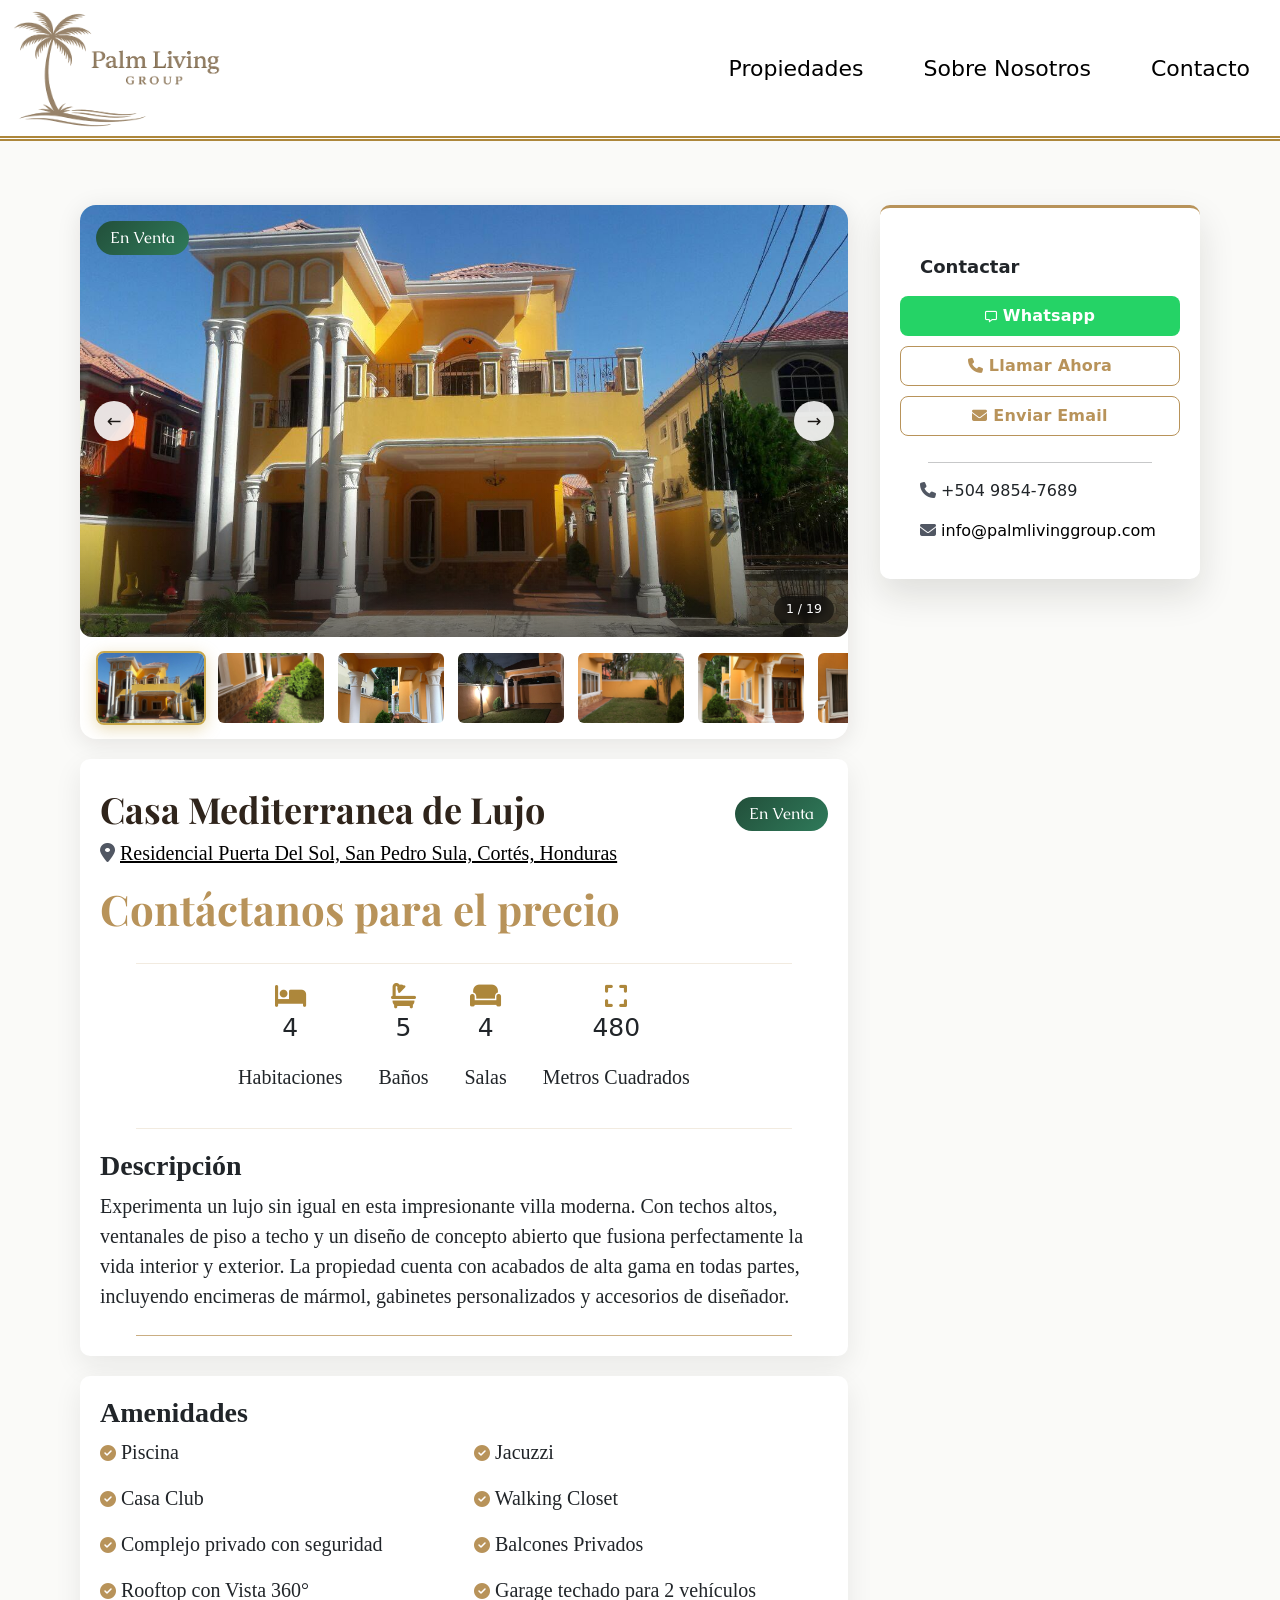
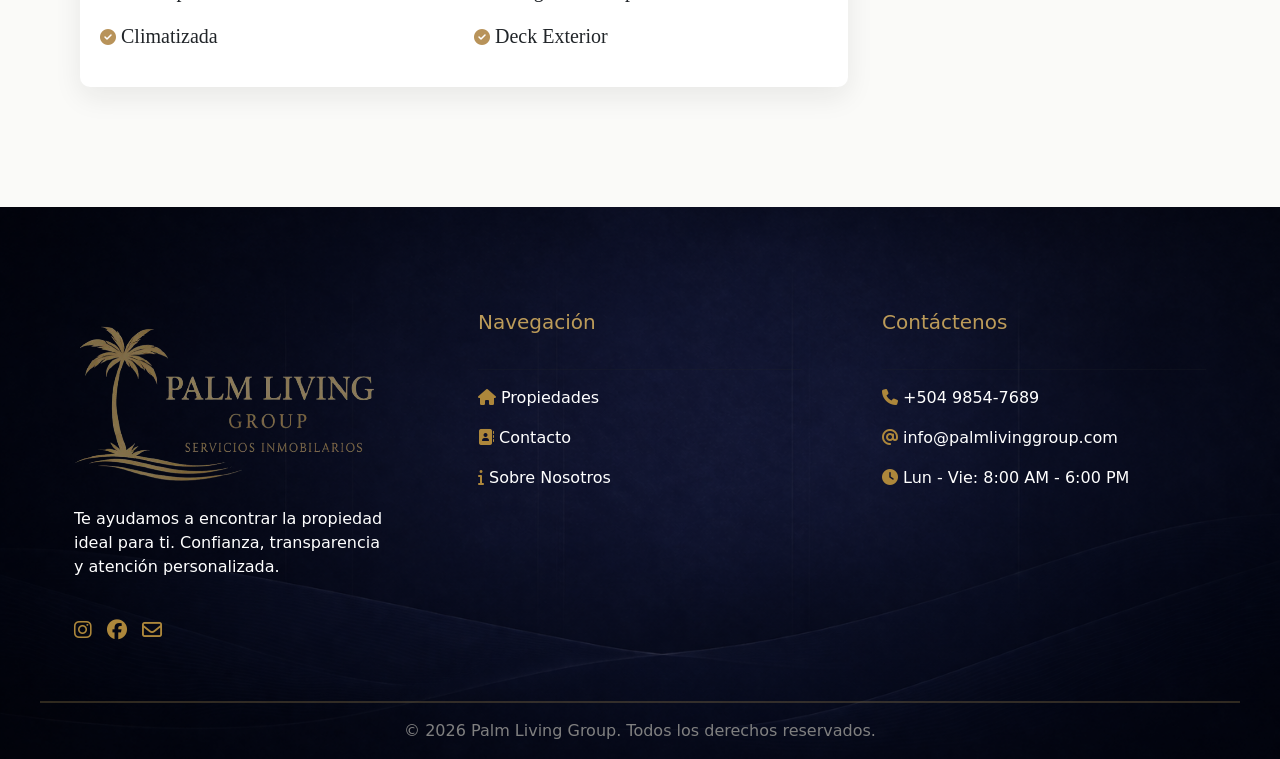
<file: house-detail.html>
<!DOCTYPE html>
<html lang="es"> 

    <head>    
        <meta charset="UTF-8">
        <meta name="viewport" content="width=device-width, initial-scale=1.0">
        <link rel="stylesheet" href="style.css?v=16">
        <link href="https://cdn.jsdelivr.net/npm/bootstrap@5.3.8/dist/css/bootstrap.min.css" rel="stylesheet">
        <link rel="icon" type="image/png" href="./imagenes/favicon-plg-modified.png">
        <title>Palm Living Group</title>

        <!-- GOOGLE FONTS -->
        <link rel="preconnect" href="https://fonts.googleapis.com">
        <link rel="preconnect" href="https://fonts.gstatic.com" crossorigin>
        <link href="https://fonts.googleapis.com/css2?family=Caudex:ital,wght@0,400;0,700;1,400;1,700&family=Playfair+Display:wght@600;700&display=swap" rel="stylesheet">
        
        <!-- Font Awesome (For icons) -->
        <link rel="stylesheet" href="https://cdnjs.cloudflare.com/ajax/libs/font-awesome/6.5.0/css/all.min.css">
    </head>

    <body class="detail-page">

        <header class="header">
            <nav class="navbar">
                <a href="index.html" aria-label="Palm Living Group Home">
                    <img class="img logo" src="./imagenes/plg-icon.png" height="120px">
                </a>

                <button class="hamburger" id="hamburger" type="button" onclick="toggleMenu()" aria-label="Abrir menú" aria-expanded="false" aria-controls="navMenu">
                    <span></span>
                    <span></span>
                    <span></span>
                </button>

                <ul class="navbar-items" id="navMenu">
    <li>
        <a href="index.html#propiedades">
            Propiedades
        </a>
    </li>

    <li>
        <a href="index.html#sobre-nosotros">
            Sobre Nosotros
        </a>
    </li>

    <li>
        <a href="#contacto" onclick="document.getElementById('contacto').scrollIntoView({behavior:'smooth'}); history.replaceState(null,'',window.location.pathname); return false;">
            Contacto
        </a>
    </li>
                    
                </ul>

            </nav>
        </header>


        <!-- MAIN PAGE GRID -->
        <div class="page-layout">

            <!-- ========== LEFT COLUMN ========== -->
            <div class="left-column">

                <!-- GALLERY -->
                <div class="gallery-wrap">
                    <div class="main-image-wrap" id="mainWrap">
                        <span class="status-badge status-sale">En Venta</span>
                        <img id="mainImg" src="" alt=""/>
                        <button class="img-nav prev" id="prevBtn">&#8592;</button>
                        <button class="img-nav next" id="nextBtn">&#8594;</button>
                        <div class="img-counter" id="imgCounter">1 / 14</div>
                    </div>
                    <div class="thumbnails" id="thumbnails"></div>
                </div>

                <!-- PROPERTY DETAILS -->
                <section class="characteristics-spsHouse">
                    <div class="containter-characteristics">

                        <div class="titledescritpion">
                            <h2 style="font-family: 'Times New Roman', Times, serif; font-weight: 550;"">Casa Mediterranea de Lujo</h2>
                            <span class="status-badgeChar status-sale">En Venta</span>
                        </div>

                        <p class="textchar locationchar">
                            <i class="fa-solid fa-location-dot" style="color: rgb(81, 87, 99);"></i>
                            <a style=" color: black;"  target="_blank" href="https://www.google.com/maps/place/15%C2%B033'12.3%22N+88%C2%B001'57.6%22W/@15.5533197,-88.0328403,20.25z/data=!4m4!3m3!8m2!3d15.5534028!4d-88.0326528?entry=ttu&g_ep=EgoyMDI2MDUwNi4wIKXMDSoASAFQAw%3D%3D">Residencial Puerta Del Sol, San Pedro Sula, Cortés, Honduras</a>
                        </p>

                        <h3 class="char-price">Contáctanos para el precio</h3>

                        <div class="descriptionFlex">
                            <hr class="description-line">

                            <div class="inside-descriptions">

                                <div class="info-char">

                                    <div class="bedrooms">

                                        <i class="fa-solid fa-bed iconhousedetail" style="color: rgb(173, 135, 59);"></i>
                                        <p class="numdetail">4</p>
                                        <p class="textchar">Habitaciones</p>

                                    </div>

                                    <div class="baths">

                                        <i class="fa-solid fa-bath iconhousedetail" style="color: rgb(173, 135, 59);"></i>
                                        <p class="numdetail">5</p>
                                        <p class="textchar">Baños</p>

                                    </div>

                                    <div class="livingRooms">

                                        <i class="fa-solid fa-couch iconhousedetail" style="color: rgb(173, 135, 59);"></i>
                                        <p class="numdetail">4</p>
                                        <p class="textchar">Salas</p>

                                    </div>

                                    <div class="metersSquared">
                                        <i class="fa-solid fa-expand iconhousedetail" style="color: rgb(173, 135, 59);"></i>
                                        <p class="numdetail">480</p>
                                        <p class="textchar">Metros Cuadrados</p>

                                    </div>

                                </div>

                                <hr class="description-line">
                            </div>

                        </div>

                        <h3 class="titlechar" style="font-family: 'Times New Roman', Times, serif; font-weight: 550;">Descripción</h3>
                        <p class="textchar">
                            Experimenta un lujo sin igual en esta impresionante villa moderna.
                            Con techos altos, ventanales de piso a techo y un diseño de concepto
                            abierto que fusiona perfectamente la vida interior y exterior.
                            La propiedad cuenta con acabados de alta gama en todas partes,
                            incluyendo encimeras de mármol, gabinetes personalizados y accesorios de diseñador.
                        </p>

                    </div>
                </section>

                <!-- AMENITIES -->
                <div class="amenities-container">
                    <div class="amenities-characteristics">
                        <h3 class="titlechar" style="font-family: 'Times New Roman', Times, serif; font-weight: 550;">Amenidades</h3>
                        <div class="amenities textchar">
                            <div class="amenities1-4">
                                <p class=""><i class="fa-solid fa-circle-check" style="color: rgb(173, 135, 59);"></i> Piscina</p>
                                <p class=""><i class="fa-solid fa-circle-check" style="color: rgb(173, 135, 59);"></i> Casa Club</p>
                                <p><i class="fa-solid fa-circle-check" style="color: rgb(173, 135, 59);"></i> Complejo privado con seguridad</p>
                                <p><i class="fa-solid fa-circle-check" style="color: rgb(173, 135, 59);"></i> Rooftop con Vista 360°</p>
                                <p><i class="fa-solid fa-circle-check" style="color: rgb(173, 135, 59);"></i> Climatizada</p>

                            </div>
                            <div class="amenities5-8">
                                <p><i class="fa-solid fa-circle-check" style="color: rgb(173, 135, 59);"></i> Jacuzzi</p>
                                <p><i class="fa-solid fa-circle-check" style="color: rgb(173, 135, 59);"></i> Walking Closet</p>
                                <p><i class="fa-solid fa-circle-check" style="color: rgb(173, 135, 59);"></i> Balcones Privados</p>
                                <p><i class="fa-solid fa-circle-check" style="color: rgb(173, 135, 59);"></i> Garage techado para 2 vehículos</p>
                                <p><i class="fa-solid fa-circle-check" style="color: rgb(173, 135, 59);"></i> Deck Exterior</p>
                            </div>
                        </div>
                    </div>
                </div>

            </div>
            <!-- ========== END LEFT COLUMN ========== -->


            <!-- ========== RIGHT COLUMN ========== -->
            <div class="right-column">
                <section class="contact-div">
                    <div class="container-contact">
                        <p class="contact-agenttitle">Contactar</p>
                        <div class="items-contact">

                            <a href="https://wa.me/50498547689" target="_blank">
                                <button class="contact-button whatsapp">
                                    <i class="fa-regular fa-message icon-contact" style="color: rgb(255,255,255); font-size: 12px;"></i> Whatsapp
                                </button>
                            </a>

                            <a href="tel:+50498547689" target="_blank">
                                <button class="contact-button call">
                                    <i class="fa-solid fa-phone call-icon icon-contact"></i> Llamar Ahora
                                </button>
                            </a>


                            <a href="mailto:info@palmlivinggroup.com">
                                <button class="contact-button email">
                                    <i class="fa-solid fa-envelope email-icon icon-contact"></i> Enviar Email
                                </button>
                            </a>
                            <hr class="contact-line">
                        </div>
                        <div class="contact-callMail">
                            <p><i class="fa-solid fa-phone" style="color: rgb(81,87,99);"></i> +504 9854-7689</p>
                            <p>
                                <i class="fa-solid fa-envelope" style="color: rgb(81,87,99);"></i>
                                <a class="emailbut" href="mailto:info@palmlivinggroup.com"> info@palmlivinggroup.com</a>
                            </p>
                        </div>
                    </div>
                </section>
            </div>
            <!-- ========== END RIGHT COLUMN ========== -->

        </div>
        <!-- END PAGE GRID -->


        <!-- Lightbox OUTSIDE the grid -->
        <div class="lightbox" id="lightbox">
            <button class="lightbox-close" id="lbClose">✕</button>
            <button class="lightbox-nav lightbox-prev" id="lbPrev">&#8592;</button>
            <img src="" alt="Vista ampliada" id="lbImg"/>
            <button class="lightbox-nav lightbox-next" id="lbNext">&#8594;</button>
        </div>


        <footer id="contacto">
            <div class="footer-sections">
                <div class="footer-column1">
                    <img class="plg-footerIcon" src="./imagenes/plg-footer-icon.png" height="180px" width="300px">
                    <p class="paragraph-footer" style="color: white;">Te ayudamos a encontrar la propiedad<br> ideal para ti. Confianza, transparencia<br> y atención personalizada.</p>
                    <div class="social-media-Icons">
                        <a href="https://www.instagram.com/palmlivinggroup.hn/" target="_blank"><i class="fa-brands fa-instagram" style="color: rgb(173, 135, 59);"></i></a>
                        <a href="https://www.facebook.com/profile.php?id=61564494482481&locale=es_LA" target="_blank"><i class="fa-brands fa-facebook" style="color: rgb(173, 135, 59);"></i></a>
                        <a href="mailto:info@palmlivinggroup.com" target="_blank"><i class="fa-regular fa-envelope" style="color: rgb(173, 135, 59);"></i></a>
                    </div>
                </div>

                <div class="footer-column2">
                    <p class="title-footer">Navegación</p>
                    <hr class="border-footer">
                    <p class="subheading-footer"><i class="footer-icons fa-solid fa-house" style="color: rgb(173, 135, 59);"></i>Propiedades</p>
                    <p class="subheading-footer"><i class="footer-icons fa-solid fa-address-book" style="color: rgb(173, 135, 59);"></i>Contacto</p>
                    <p class="subheading-footer"><i class="footer-icons fa-solid fa-info" style="color: rgb(173, 135, 59);"></i>Sobre Nosotros</p>
                </div>

                <div class="footer-column3">
                    <p class="title-footer">Contáctenos</p>
                    <hr class="border-footer">
                    <p class="subheading-footer"><i class="footer-icons fa-solid fa-phone" style="color: rgb(173, 135, 59);"></i>+504 9854-7689</p>
                    <a class="emailbut" href="mailto:info@palmlivinggroup.com"><p class="subheading-footer"><i class="footer-icons fa-solid fa-at" style="color: rgb(173, 135, 59);"></i>info@palmlivinggroup.com</p></a>
                    <p class="subheading-footer"><i class="footer-icons fa-solid fa-clock" style="color: rgb(173, 135, 59);"></i>Lun - Vie: 8:00 AM - 6:00 PM</p>
                </div>
            </div>

            <div class="noCopyright-section">
                <hr class="copyright-line">
                <p class="noCopyright-text">© 2026 Palm Living Group. Todos los derechos reservados.</p>
            </div>
        </footer>

        <script type="text/javascript" src="./index.js?v=16"></script>
    </body>
</html>
</file>
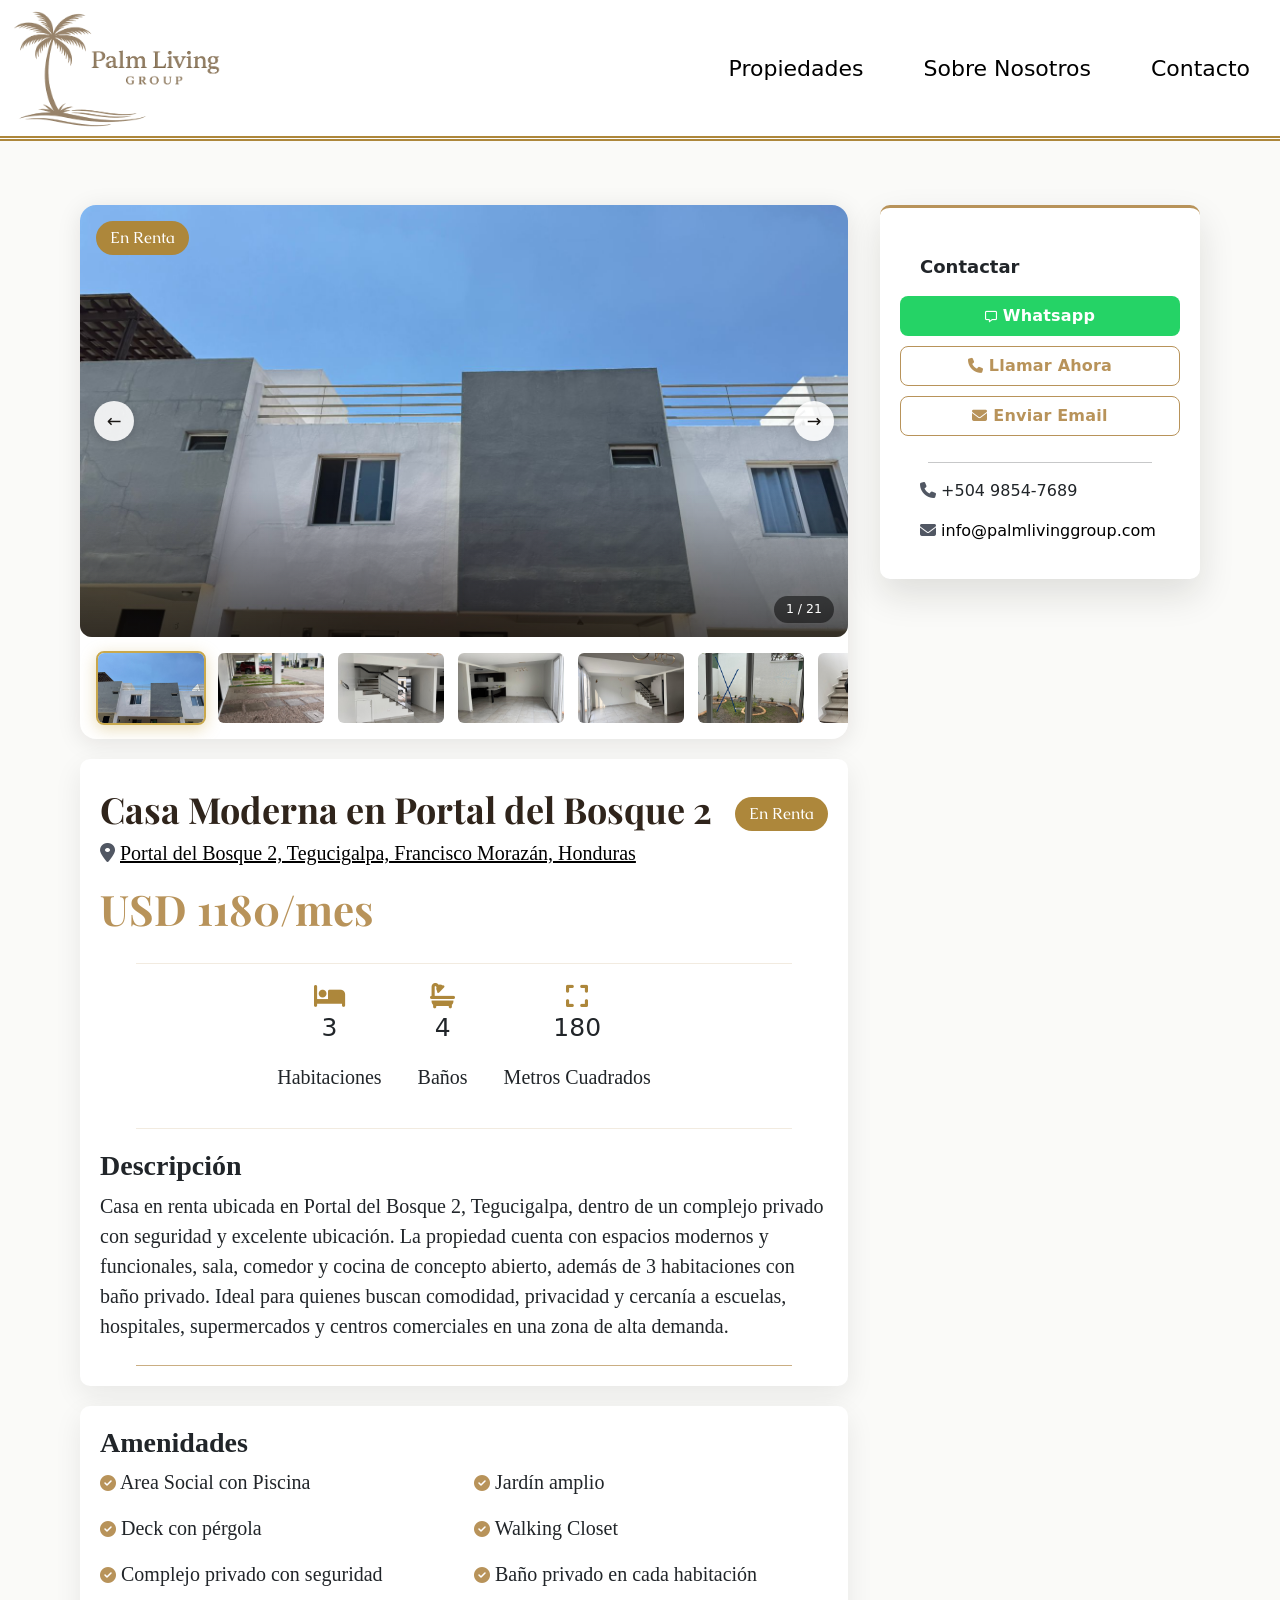
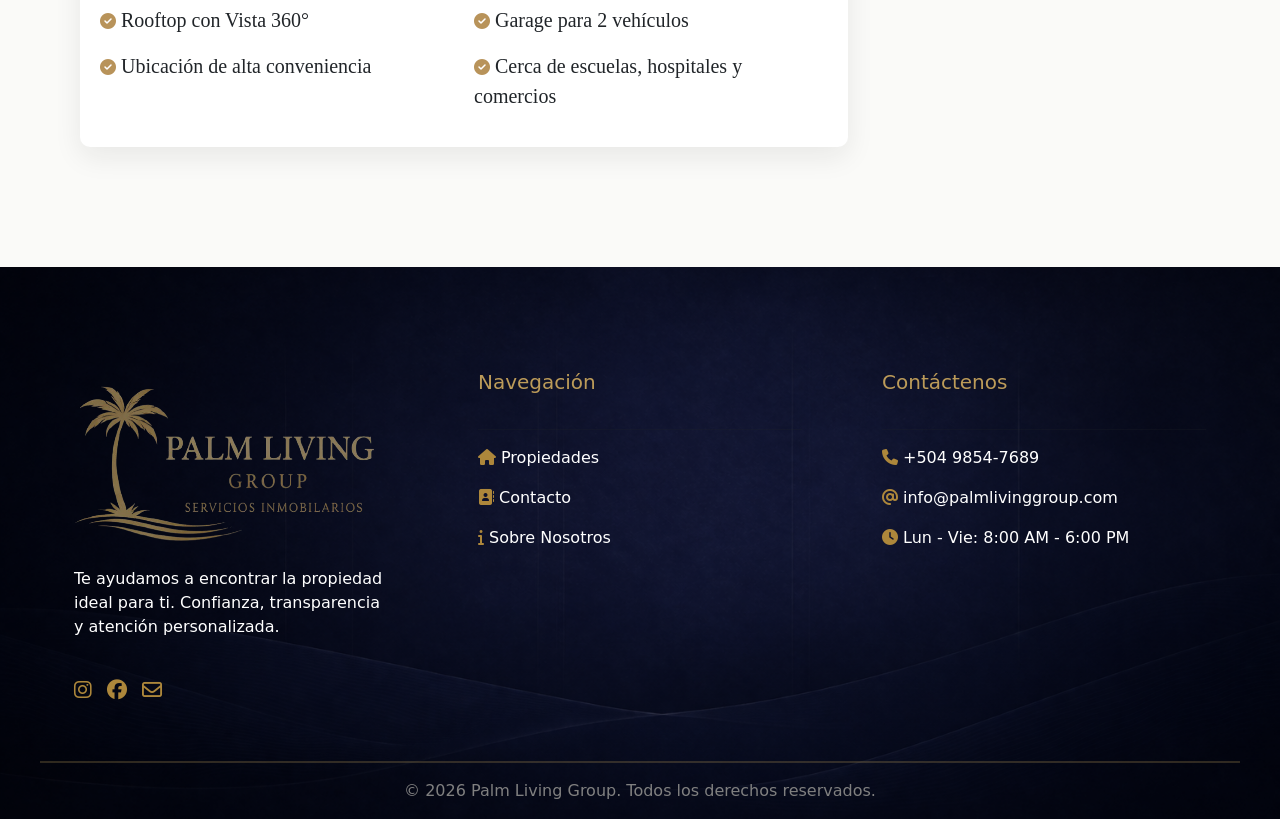
<file: housePortal.html>
<!DOCTYPE html>
<html lang="es"> 

    <head>    
        <meta charset="UTF-8">
        <meta name="viewport" content="width=device-width, initial-scale=1.0">
        <link rel="stylesheet" href="style.css?v=16">
        <link href="https://cdn.jsdelivr.net/npm/bootstrap@5.3.8/dist/css/bootstrap.min.css" rel="stylesheet">
        <link rel="icon" type="image/png" href="./imagenes/favicon-plg-modified.png">
        <title>Palm Living Group</title>

        <!-- GOOGLE FONTS -->
        <link rel="preconnect" href="https://fonts.googleapis.com">
        <link rel="preconnect" href="https://fonts.gstatic.com" crossorigin>
        <link href="https://fonts.googleapis.com/css2?family=Caudex:ital,wght@0,400;0,700;1,400;1,700&family=Playfair+Display:wght@600;700&display=swap" rel="stylesheet">
        
        <!-- Font Awesome (For icons) -->
        <link rel="stylesheet" href="https://cdnjs.cloudflare.com/ajax/libs/font-awesome/6.5.0/css/all.min.css">
    </head>

    <body class="detail-page">

        <header class="header">
            <nav class="navbar">
                <a href="index.html" aria-label="Palm Living Group Home">
                    <img class="img logo" src="./imagenes/plg-icon.png" height="120px">
                </a>

                <button class="hamburger" id="hamburger" type="button" onclick="toggleMenu()" aria-label="Abrir menú" aria-expanded="false" aria-controls="navMenu">
                    <span></span>
                    <span></span>
                    <span></span>
                </button>

                <ul class="navbar-items" id="navMenu">
    <li>
        <a href="index.html#propiedades">
            Propiedades
        </a>
    </li>

    <li>
        <a href="index.html#sobre-nosotros">
            Sobre Nosotros
        </a>
    </li>

    <li>
        <a href="#contacto" onclick="document.getElementById('contacto').scrollIntoView({behavior:'smooth'}); history.replaceState(null,'',window.location.pathname); return false;">
            Contacto
        </a>
    </li>
                    
                </ul>

            </nav>
        </header>


        <!-- MAIN PAGE GRID -->
        <div class="page-layout">

            <!-- ========== LEFT COLUMN ========== -->
            <div class="left-column">

                <!-- GALLERY -->
                <div class="gallery-wrap">
                    <div class="main-image-wrap" id="mainWrap">
                        <span class="status-badge">En Renta</span>
                        <img id="mainImg" src="" alt=""/>
                        <button class="img-nav prev" id="prevBtn">&#8592;</button>
                        <button class="img-nav next" id="nextBtn">&#8594;</button>
                        <div class="img-counter" id="imgCounter">1 / 14</div>
                    </div>
                    <div class="thumbnails" id="thumbnails"></div>
                </div>

                <!-- PROPERTY DETAILS -->
                <section class="characteristics-spsHouse">
                    <div class="containter-characteristics">

                        <div class="titledescritpion">
                            <h2 style="font-family: 'Times New Roman', Times, serif; font-weight: 550;">Casa Moderna en Portal del Bosque 2</h2>
                            <span class="status-badgeChar">En Renta</span>
                        </div>

                        <p class="textchar locationchar">
                            <i class="fa-solid fa-location-dot" style="color: rgb(81, 87, 99);"></i>
                            <a style=" color: black;"  target="_blank" href="https://maps.app.goo.gl/8pyGs4QFgNWzZAXg6?g_st=ic">Portal del Bosque 2, Tegucigalpa, Francisco Morazán, Honduras</a>
                        </p>

                        <h3 class="char-price">USD 1180/mes</h3>

                        <div class="descriptionFlex">
                            <hr class="description-line">

                            <div class="inside-descriptions">

                                <div class="info-char">

                                    <div class="bedrooms">

                                        <i class="fa-solid fa-bed iconhousedetail" style="color: rgb(173, 135, 59);"></i>
                                        <p class="numdetail">3</p>
                                        <p class="textchar">Habitaciones</p>

                                    </div>

                                    <div class="baths">

                                        <i class="fa-solid fa-bath iconhousedetail" style="color: rgb(173, 135, 59);"></i>
                                        <p class="numdetail">4</p>
                                        <p class="textchar">Baños</p>

                                    </div>

                                    <div class="metersSquared">
                                        <i class="fa-solid fa-expand iconhousedetail" style="color: rgb(173, 135, 59);"></i>
                                        <p class="numdetail">180</p>
                                        <p class="textchar">Metros Cuadrados</p>

                                    </div>

                                </div>

                                <hr class="description-line">
                            </div>

                        </div>

                        <h3 class="titlechar" style="font-family: 'Times New Roman', Times, serif; font-weight: 550;">Descripción</h3>
                        <p class="textchar">
                           Casa en renta ubicada en Portal del Bosque 2, Tegucigalpa, dentro de un complejo privado con seguridad y excelente ubicación. 
                           La propiedad cuenta con espacios modernos y funcionales, sala, comedor y cocina de concepto abierto, además de 3 habitaciones con baño privado. 
                           Ideal para quienes buscan comodidad, privacidad y cercanía a escuelas, hospitales, supermercados y centros comerciales en una zona de alta demanda.
                        </p>

                    </div>
                </section>

                <!-- AMENITIES -->
                <div class="amenities-container">
                    <div class="amenities-characteristics">
                        <h3 class="titlechar" style="font-family: 'Times New Roman', Times, serif; font-weight: 550;">Amenidades</h3>
                        <div class="amenities textchar">
                            <div class="amenities1-4">
                                <p class=""><i class="fa-solid fa-circle-check" style="color: rgb(173, 135, 59);"></i> Area Social con Piscina</p>
                                <p class=""><i class="fa-solid fa-circle-check" style="color: rgb(173, 135, 59);"></i> Deck con pérgola </p>
                                <p><i class="fa-solid fa-circle-check" style="color: rgb(173, 135, 59);"></i> Complejo privado con seguridad</p>
                                <p><i class="fa-solid fa-circle-check" style="color: rgb(173, 135, 59);"></i> Rooftop con Vista 360°</p>
                                <p><i class="fa-solid fa-circle-check" style="color: rgb(173, 135, 59);"></i> Ubicación de alta conveniencia</p>

                            </div>
                            <div class="amenities5-8">
                                <p><i class="fa-solid fa-circle-check" style="color: rgb(173, 135, 59);"></i> Jardín amplio</p>
                                <p><i class="fa-solid fa-circle-check" style="color: rgb(173, 135, 59);"></i> Walking Closet</p>
                                <p><i class="fa-solid fa-circle-check" style="color: rgb(173, 135, 59);"></i> Baño privado en cada habitación</p>
                                <p><i class="fa-solid fa-circle-check" style="color: rgb(173, 135, 59);"></i> Garage para 2 vehículos</p>
                                <p><i class="fa-solid fa-circle-check" style="color: rgb(173, 135, 59);"></i> Cerca de escuelas, hospitales y comercios</p>
                            </div>
                        </div>
                    </div>
                </div>

            </div>
            <!-- ========== END LEFT COLUMN ========== -->


            <!-- ========== RIGHT COLUMN ========== -->
            <div class="right-column">
                <section class="contact-div">
                    <div class="container-contact">
                        <p class="contact-agenttitle">Contactar</p>
                        <div class="items-contact">

                            <a href="https://wa.me/50498547689" target="_blank">
                                <button class="contact-button whatsapp">
                                    <i class="fa-regular fa-message icon-contact" style="color: rgb(255,255,255); font-size: 12px;"></i> Whatsapp
                                </button>
                            </a>

                            <a href="tel:+50498547689" target="_blank">
                                <button class="contact-button call">
                                    <i class="fa-solid fa-phone call-icon icon-contact"></i> Llamar Ahora
                                </button>
                            </a>


                            <a href="mailto:info@palmlivinggroup.com">
                                <button class="contact-button email">
                                    <i class="fa-solid fa-envelope email-icon icon-contact"></i> Enviar Email
                                </button>
                            </a>
                            <hr class="contact-line">
                        </div>
                        <div class="contact-callMail">
                            <p><i class="fa-solid fa-phone" style="color: rgb(81,87,99);"></i> +504 9854-7689</p>
                            <p>
                                <i class="fa-solid fa-envelope" style="color: rgb(81,87,99);"></i>
                                <a class="emailbut" href="mailto:info@palmlivinggroup.com"> info@palmlivinggroup.com</a>
                            </p>
                        </div>
                    </div>
                </section>
            </div>
            <!-- ========== END RIGHT COLUMN ========== -->

        </div>
        <!-- END PAGE GRID -->


        <!-- Lightbox OUTSIDE the grid -->
        <div class="lightbox" id="lightbox">
            <button class="lightbox-close" id="lbClose">✕</button>
            <button class="lightbox-nav lightbox-prev" id="lbPrev">&#8592;</button>
            <img src="" alt="Vista ampliada" id="lbImg"/>
            <button class="lightbox-nav lightbox-next" id="lbNext">&#8594;</button>
        </div>


        <footer id="contacto">
            <div class="footer-sections">
                <div class="footer-column1">
                    <img class="plg-footerIcon" src="./imagenes/plg-footer-icon.png" height="180px" width="300px">
                    <p class="paragraph-footer" style="color: white;">Te ayudamos a encontrar la propiedad<br> ideal para ti. Confianza, transparencia<br> y atención personalizada.</p>
                    <div class="social-media-Icons">
                        <a href="https://www.instagram.com/palmlivinggroup.hn/" target="_blank"><i class="fa-brands fa-instagram" style="color: rgb(173, 135, 59);"></i></a>
                        <a href="https://www.facebook.com/profile.php?id=61564494482481&locale=es_LA" target="_blank"><i class="fa-brands fa-facebook" style="color: rgb(173, 135, 59);"></i></a>
                        <a href="mailto:info@palmlivinggroup.com" target="_blank"><i class="fa-regular fa-envelope" style="color: rgb(173, 135, 59);"></i></a>
                    </div>
                </div>

                <div class="footer-column2">
                    <p class="title-footer">Navegación</p>
                    <hr class="border-footer">
                    <p class="subheading-footer"><i class="footer-icons fa-solid fa-house" style="color: rgb(173, 135, 59);"></i>Propiedades</p>
                    <p class="subheading-footer"><i class="footer-icons fa-solid fa-address-book" style="color: rgb(173, 135, 59);"></i>Contacto</p>
                    <p class="subheading-footer"><i class="footer-icons fa-solid fa-info" style="color: rgb(173, 135, 59);"></i>Sobre Nosotros</p>
                </div>

                <div class="footer-column3">
                    <p class="title-footer">Contáctenos</p>
                    <hr class="border-footer">
                    <p class="subheading-footer"><i class="footer-icons fa-solid fa-phone" style="color: rgb(173, 135, 59);"></i>+504 9854-7689</p>
                    <a class="emailbut" href="mailto:info@palmlivinggroup.com"><p class="subheading-footer"><i class="footer-icons fa-solid fa-at" style="color: rgb(173, 135, 59);"></i>info@palmlivinggroup.com</p></a>
                    <p class="subheading-footer"><i class="footer-icons fa-solid fa-clock" style="color: rgb(173, 135, 59);"></i>Lun - Vie: 8:00 AM - 6:00 PM</p>
                </div>
            </div>

            <div class="noCopyright-section">
                <hr class="copyright-line">
                <p class="noCopyright-text">© 2026 Palm Living Group. Todos los derechos reservados.</p>
            </div>
        </footer>

        <script type="text/javascript" src="./indexPortalHouse.js?v=16"></script>
    </body>
</html>
</file>
<file: style.css>
.header{
    position: sticky;
    top: 0;         
    z-index: 10;
    width: 100%;
    background: white;
    border-bottom: #ad873b double 5px; 
}

.logo{
    padding-left: 10px ;
}

.navbar{
    display: flex;
    align-items: center;
    justify-content: center;
    position: sticky;
    left: 0;
    width: 100%;
    z-index: 10;

}

/* Align content at the end of site */

.navbar ul{
    display: flex;
    justify-content: center;
    gap: 60px;
    list-style-type: none;
    margin: 0;
    padding: 0;
    padding-right: 30px;
    background-color: white;
    height: 40px;
    align-items: center;


}

/* Remove underline and change color of nav items
*/
.navbar-items a{
    text-decoration: none;
    color: black;
    font-size: 22px

}

.emailbut {
    text-decoration: none;
    color: black;
    
}

/* Whatsapp Icon */

.whatsapp-ico{
    fill: white;
    width: 75px;
    height: 75px;
    padding: 3px;
    background-color: #4dc247;
    border-radius: 50%;
    box-shadow: 2px 2px 6px rgba(0,0,0,0.4);
    position: fixed;
    bottom: 20px;
    right : 20px;
    z-index: 10;
}

.whatsapp-ico:hover{
    box-shadow: 2px 2px 11px rgba(0,0,0,0.7);
} 


#propiedades, #contacto, #sobre-nosotros{
    scroll-margin-top: 350px;

}

.backgroundImg{
    width: 100%;
    height: 650px;
}

/*HOME PORTFOLIO TEXT*/


.h2Text{
    font-size: 60px;
    text-align: center;
    
}

.portfolio{
    padding-top: 40px;
    text-align: center;
    color: #cc8f33;
    font-size: 19px;
    font-weight: 450;
    letter-spacing: 3px;
}

.home-line{

    width: 150px;
    height: 3.5px;             
    background-color: #cc8f33;
    border: none;

}


.portfolio-text{
    display: flex;
    flex-direction: column;
    justify-content: center;
    align-items: center;
    padding-top: 50px;
}

/* PROPERTIES AVAILABLE */

.propertiesHome{
    padding: 30px 20px 0;
}

.propertiesHomeInner{
    max-width: 1120px;
    margin: 0 auto;
}

.homes{
    padding-top: 30px;
}

.boldsps{
    font-weight: bold;
    font-style: italic;
}

.hero-heading{
    color: white;
    text-shadow: 0 2px 10px rgba(0,0,0,0.7);
    font-size: 70px;
    text-align: center;
    font-weight: bold;
}

.hero-par{
    color: white;
    font-size: 30px;

}

.hero-button{
    height: 55px;
    width: 280px;
    font-size: 25px;
    color: white;
    background-image: linear-gradient (to left, #bc9b59, white);
    background-color: #ad873b;
    border-radius: 10px;
    border-color: #ad873b;    
}
.hero-button a{
    text-decoration: none;
    color: inherit;
}

/* */
.hero-box{
    display: flex;
    flex-direction: column;
    align-items: center;
    justify-content: center;
    gap: 18px;
    background-image: linear-gradient(90deg, rgba(14, 24, 22, 0.52), rgba(14, 24, 22, 0.22)), url("./imagenes/hero.jpg");
    background-repeat: no-repeat;
    background-position: center;
    background-size: cover;
    min-height: 520px;
    padding: 3.5rem 2rem;
    transition: background-image 0.35s ease, background-position 0.35s ease;
}

.hero-san-pedro-sula{
    background-image:
        linear-gradient(90deg, rgba(14, 24, 22, 0.52), rgba(14, 24, 22, 0.22)),
        url("./imagenes/hero-san-pedro-sula-palms.webp");
    background-position: center 45%;
}

.hero-tegucigalpa{
    background-image:
        linear-gradient(90deg, rgba(19, 32, 42, 0.58), rgba(19, 32, 42, 0.18)),
        url("./imagenes/hero-tegucigalpa-city.jpg");
    background-position: center 48%;
}


/* WHY CHOOSE */
.why-choose-section{
    background: #f7f1e8;
    margin: 84px 0;
    padding: 86px 24px;
}

.why-choose-container{
    max-width: 1180px;
    margin: 0 auto;
}

.why-choose-header{
    max-width: 760px;
    margin: 0 auto 44px;
    text-align: center;
}

.why-choose-kicker{
    color: #ad873b;
    font-family: "Caudex", serif;
    font-size: 14px;
    font-weight: 700;
    letter-spacing: 3px;
    margin: 0 0 12px;
}

.why-choose-header h2{
    color: #3b2c20;
    font-family: "Caudex", serif;
    font-size: 46px;
    font-weight: 700;
    line-height: 1.08;
    margin: 0 0 18px;
}

.why-choose-header > p:last-child{
    color: #6c5b4b;
    font-family: "Caudex", serif;
    font-size: 20px;
    line-height: 1.55;
    margin: 0;
}

.why-choose-carousel{
    position: relative;
}

.why-choose-grid{
    display: grid;
    grid-template-columns: repeat(4, minmax(0, 1fr));
    gap: 22px;
}

.why-card{
    min-height: 310px;
    display: flex;
    flex-direction: column;
    gap: 16px;
    padding: 28px 24px;
    background: rgba(255, 252, 247, 0.94);
    border: 1px solid rgba(173, 135, 59, 0.22);
    border-radius: 8px;
    box-shadow: 0 16px 36px rgba(59, 44, 32, 0.08);
    transition: transform 0.25s ease, box-shadow 0.25s ease, border-color 0.25s ease;
}

.why-card:hover{
    transform: translateY(-4px);
    border-color: rgba(173, 135, 59, 0.42);
    box-shadow: 0 22px 44px rgba(59, 44, 32, 0.12);
}

.why-card-icon{
    width: 48px;
    height: 48px;
    display: flex;
    align-items: center;
    justify-content: center;
    border: 1px solid rgba(173, 135, 59, 0.42);
    border-radius: 50%;
    color: #ad873b;
    background: #fbf6ec;
    font-size: 21px;
}

.why-card-title{
    color: #3b2c20;
    font-family: "Caudex", serif;
    font-size: 23px;
    font-weight: 700;
    line-height: 1.18;
    margin: 0;
}

.why-card-text{
    color: #665746;
    font-family: "Caudex", serif;
    font-size: 17px;
    line-height: 1.55;
    margin: 0;
}

.why-carousel-controls,
.why-carousel-arrow{
    display: none;
}

@media (max-width: 1080px) {
    .why-choose-grid{
        grid-template-columns: repeat(2, minmax(0, 1fr));
    }
}

@media (max-width: 600px) {
    .why-choose-section {
        margin: 56px 0;
        padding: 56px 0;
        overflow: hidden;
    }
    .why-choose-container {
        width: 100%;
    }
    .why-choose-header {
        padding: 0 20px;
        margin-bottom: 28px;
    }
    .why-choose-kicker {
        font-size: 12px;
        letter-spacing: 2px;
    }
    .why-choose-header h2 {
        font-size: 31px;
    }
    .why-choose-header > p:last-child {
        font-size: 17px;
        line-height: 1.5;
    }
    .why-choose-carousel {
        padding: 0 44px;
    }
    .why-choose-grid {
        display: flex;
        gap: 0;
        overflow-x: auto;
        scroll-snap-type: x mandatory;
        scroll-behavior: smooth;
        scrollbar-width: none;
        -ms-overflow-style: none;
        border-radius: 8px;
    }
    .why-choose-grid::-webkit-scrollbar {
        display: none;
    }
    .why-card {
        min-width: 100%;
        min-height: 330px;
        scroll-snap-align: center;
        scroll-snap-stop: always;
        padding: 26px 22px;
        box-shadow: 0 14px 32px rgba(59, 44, 32, 0.1);
    }
    .why-card:hover {
        transform: none;
    }
    .why-carousel-arrow {
        position: absolute;
        top: 50%;
        transform: translateY(-50%);
        width: 36px;
        height: 36px;
        display: flex;
        align-items: center;
        justify-content: center;
        border: 1px solid rgba(173, 135, 59, 0.34);
        border-radius: 50%;
        background: rgba(255, 252, 247, 0.94);
        color: #7a5e2b;
        font-size: 14px;
        z-index: 2;
        box-shadow: 0 8px 18px rgba(59, 44, 32, 0.1);
    }
    .why-carousel-prev {
        left: 12px;
    }
    .why-carousel-next {
        right: 12px;
    }
    .why-carousel-controls {
        display: flex;
        justify-content: center;
        gap: 9px;
        margin-top: 22px;
    }
    .why-carousel-dot {
        width: 9px;
        height: 9px;
        padding: 0;
        border: none;
        border-radius: 50%;
        background: rgba(173, 135, 59, 0.32);
        cursor: pointer;
    }
    .why-carousel-dot.active {
        width: 24px;
        border-radius: 999px;
        background: #ad873b;
    }
}

/* ABOUT */
.about-section{
    margin-top: 80px;
    margin-bottom: 80px;
    display: flex;
    flex-direction: column;
    justify-content: center;
    align-items: center;
    padding: 4rem 2rem ;
    background-color: #faf9f6 ;
}

.aboutUs-icons{
    font-size: 40px;

}

.about-text{
    display: flex;
    flex-direction: column;
    align-items: center;
}

.whoWeAre{
    text-align: center;
    color: #cc8f33;
    font-size: 19px;
    font-weight: 450;
    letter-spacing: 3px;
    
}

.about-us{
    font-size: 60px;
    text-align: center;

}

.aboutplg{
    display: flex;
    flex-direction: row;
    justify-content: center;
    gap: 40px;
    padding-top: 100px;
}

.abt-img{
    border-radius: 50%;
}

.about-cnt{
    text-align: center;
    font-size: 20px;
}

.line{
    margin-top: 50px;
    height: 80px;
    width: 2px;
    background-color: #bc9b59;
}


/* */
.footer-container{
    margin-top: 100px;
    background-color: #212329;
    padding: 4rem 0 4rem 0;
}


/* */
.footer{
    width: 80%;
    padding: 3rem 1rem;
    color: white;
    display: flex;
    justify-content: center;
    flex-wrap: wrap;
    margin: 0 auto;

}
/* */
.footer-heading{
    display: flex;
    flex-direction: column;
    margin-right: 4rem;
}

/* */
.footer-heading h2{
    margin-bottom: 2rem;

}

/* */
.footer-heading a{
    color: white;
    text-decoration: none;
    margin-bottom: 0.5rem;
}

/* */
.footer-heading a:hover{
    color: #bc9b59;
    transition: 0.3s ease-out;
}

/* */
.atAB{
    color: white;
    text-align: center;
}

/* */
.hr{
    color: white;
}

/* STARTING DESIGN OF HOUSE-CARDS!  (BELOW)*/
.property-filters{
    width: 100%;
    padding: 8px 20px 0;
}

.filter-panel{
    max-width: 1120px;
    margin: 0 auto;
    display: grid;
    grid-template-columns: repeat(5, minmax(130px, 1fr)) auto auto;
    gap: 12px;
    align-items: end;
    padding: 18px;
    background: #ffffff;
    border: 1px solid #ece4d6;
    border-radius: 8px;
    box-shadow: 0 8px 28px rgba(26,23,20,0.08);
}

.filter-field{
    display: flex;
    flex-direction: column;
    gap: 7px;
    font-family: "Caudex", serif;
    color: #4d443b;
}

.filter-field span{
    font-size: 14px;
    font-weight: 700;
}

.filter-field select{
    min-height: 44px;
    border: 1px solid #d8c9ad;
    border-radius: 6px;
    background-color: #fbfaf7;
    color: #1f1b16;
    padding: 0 12px;
    font-size: 15px;
}

.filter-field select:focus{
    outline: 2px solid rgba(173, 135, 59, 0.28);
    border-color: #ad873b;
}

.filter-search,
.filter-reset{
    min-height: 44px;
    border-radius: 6px;
    padding: 0 18px;
    font-family: "Caudex", serif;
    font-size: 16px;
    cursor: pointer;
    transition: background 0.2s ease, transform 0.2s ease;
}

.filter-search{
    border: 1px solid #ad873b;
    background: #ad873b;
    color: #fff;
}

.filter-reset{
    border: 1px solid rgba(173, 135, 59, 0.6);
    background: rgba(255, 255, 255, 0.92);
    color: #6d5525;
}

.filter-search:hover,
.filter-reset:hover{
    transform: translateY(-1px);
}

.filter-search:hover{
    background: #8f6c2b;
}

.filter-reset:hover{
    background: #fff8ea;
}

.house-cards{
    display: grid;
    grid-template-columns: repeat(auto-fit, minmax(280px, 400px));
    justify-content: center;
    align-items: stretch;
    justify-items: center;
    gap: 24px;
}

.houses-main{
    box-shadow: 0px 0.5px 5px rgba(73, 64, 52, 0.28);
    transition: box-shadow 0.3s ease, transform 0.3s ease;
}

.houses-main:hover{
    transform: translateY(-5px);
    box-shadow: 0px 8px 20px rgba(0,0,0,0.35);
}

.house{ 
    min-height: 430px;
    width: 100%;
    max-width: 400px;
    background-color: white;
    border-radius: 8px;
    position: relative;
    box-shadow: 0px 0.5px 3px rgba(73, 64, 52, 0.22);
    overflow: hidden;
}

.houseMainImg{
    box-shadow: 0px 0.5px 3px rgba(73, 64, 52, 0.22);
    overflow: hidden;
    width: 100%;
    aspect-ratio: 16 / 10;
    object-fit: cover;
    object-position: center 25%;
    display: block;
    transition: transform 0.3s ease;   
}


.houseImage{
    border-radius: 8px 8px 0px 0px;
}

.status{
    position: absolute;
    color: #f6f6f6;
    right: 12px;
    top: 12px;
    min-height: 32px;
    min-width: 104px;
    padding: 6px 13px;
    background-color: #ad873b;
    text-align: center;
    border-radius: 999px;
    box-shadow: 0 8px 18px rgba(0,0,0,0.22);
    border: 1px solid rgba(255,255,255,0.58);
    z-index: 2;
}

.status p{
    margin: 0;
    font-size: 15px;
    font-weight: 800;
    line-height: 1.2;
}

.status-rent{
    background: linear-gradient(135deg, #ad873b, #d1aa54);
}

.status-sale{
    background: linear-gradient(135deg, #224f3a, #2f7a5a);
}

.characteristics{
    padding: 18px;
}

.characteristics > p{
    font-size: 18px;

}


.characteristics > .price{
    font-size: 28px;
    font-weight: 800;
}

.property-card-link,
.property-card-image-link,
.property-card-copy-link{
    text-decoration: none;
    color: inherit;
}

.property-card-image-link{
    display: block;
}

.property-card-content{
    display: flex;
    flex-direction: column;
    gap: 7px;
}

.property-card-copy-link{
    display: flex;
    flex-direction: column;
    gap: 7px;
}

.property-whatsapp-cta{
    align-self: flex-start;
    margin: 2px 0 4px;
    padding: 10px 16px;
    border-radius: 999px;
    background: #b8935a;
    border: 1px solid #b8935a;
    color: #ffffff;
    font-family: "Caudex", serif;
    font-size: 15px;
    font-weight: 700;
    line-height: 1;
    text-decoration: none;
    box-shadow: 0 8px 16px rgba(184, 147, 90, 0.22);
    transition: background 0.2s ease, border-color 0.2s ease, transform 0.2s ease;
}

.property-whatsapp-cta:hover{
    background: #8f6c2b;
    border-color: #8f6c2b;
    transform: translateY(-1px);
}

.property-type{
    color: #ad873b;
    font-size: 14px;
    font-weight: 700;
    margin: 0;
    text-transform: uppercase;
}

.property-title{
    color: #1f1b16;
    font-size: 23px;
    line-height: 1.14;
    margin: 0;
}

.property-unavailable{
    align-self: flex-start;
    margin: 2px 0 0;
    padding: 8px 12px;
    border-radius: 999px;
    background: #fff7e8;
    border: 1px solid rgba(184, 147, 90, 0.42);
    color: #7a5e2b;
    font-size: 14px;
    font-weight: 700;
    line-height: 1.2;
}

.property-meta,
.location{
    color: #5c554d;
    line-height: 1.35;
    margin: 0;
}

.property-empty{
    text-align: center;
    color: #5c554d;
    padding: 40px 0 20px;
    font-size: 20px;
}


.price, .webText{
    font-family: "Caudex", serif;
    font-weight: 500;
    font-style: normal;
}



footer{
    background-image: url("./imagenes/footer-background.png");
    width: auto;
    height: auto;
    background-repeat: no-repeat;
    background-position: center;
    background-size: cover;
    
    
}

.footer-sections{
    max-width: 1180px;
    margin: 0 auto;
    display: grid;
    grid-template-columns: 1fr 1fr 1fr;
    align-items: start;
    gap: 80px;
    padding-top: 100px;
    padding-left: 24px;
    padding-right: 24px;
}

.footer-column1{
    display: flex;
    flex-direction: column;
    gap: 20px;
    max-width: 340px;
    min-width: 0;
}



.footer-column2{
    display: flex;
    flex-direction: column;
    padding-bottom: 100px;
    min-width: 0;

}

.footer-column3{
    display: flex;
    flex-direction: column;
    padding-bottom: 100px;
    min-width: 0;
}

.paragraph-footer{
    max-width: 330px;
    line-height: 1.5;
}

.title-footer{
    color: #bc9b59;
    font-weight: 400;
    font-size: 20px;
}

.subheading-footer{
    color: white;
}

.footer-icons{
    padding-right: 5px;
    padding-bottom: 2px;
    
}

.social-media-Icons{
    display: flex;
    flex-direction: row;
    gap: 15px;
    font-size: 20px;
}

.footer-verse{
    color: #1a2a3a;
    font-size: 0.8rem;
    font-style: italic;
    text-align: center;
    margin: 0;
}

.noCopyright-section{
    display: flex;
    flex-direction: column;
    justify-content: center;
    align-items: center;
    padding-top: 40px;
}

.copyright-line{
    width: 1200px;
    height: 1.8px;             
    background-color: #bc9b59;
    border: none;
}

.noCopyright-text{
    color: grey;
}


/*-------      House Detail HTML CODE    ----------*/

body.detail-page {
    background-color: #fafaf8;
}

/* ── LAYOUT ── */
.page-layout {
    max-width: 1100px;
    margin: 40px auto;
    padding: 24px 40px 80px;
    display: grid;
    grid-template-columns: 1fr 320px;
    gap: 32px;
    align-items: start;
}

.left-column {
    display: flex;
    flex-direction: column;
    gap: 20px;
    min-width: 0;
}

.right-column {
    position: sticky;
    top: 140px;
}

/* ── GALLERY ── */
.gallery-wrap {
    background: #ffffff;
    border-radius: 16px;
    overflow: hidden;
    box-shadow: 0 4px 24px rgba(26,23,20,0.10);
}

.main-image-wrap {
    position: relative;
    width: 100%;
    aspect-ratio: 16/9;
    overflow: hidden;
    cursor: zoom-in;
    border-radius: 12px;
}

.main-image-wrap::after {
    content: "";
    position: absolute;
    left: 0;
    right: 0;
    bottom: 0;
    height: 34%;
    background: linear-gradient(to top, rgba(20, 16, 12, 0.62), rgba(20, 16, 12, 0));
    pointer-events: none;
    z-index: 2;
}
.main-image-wrap img {
    width: 100%;
    height: 100%;
    object-fit: cover;
    object-position: center 60%;
    transition: transform 0.55s cubic-bezier(0.25, 0.46, 0.45, 0.94), opacity 0.3s ease;
    display: block;
}
.main-image-wrap img.fade-out { opacity: 0; transform: scale(1.03); }
.main-image-wrap img.fade-in  { opacity: 1; transform: scale(1); }

.img-nav {
    position: absolute;
    top: 50%;
    transform: translateY(-50%);
    background: rgba(255,255,255,0.88);
    border: none;
    width: 40px; height: 40px;
    border-radius: 50%;
    display: flex; align-items: center; justify-content: center;
    cursor: pointer;
    font-size: 1.1rem;
    color: #1a1714;
    box-shadow: 0 2px 12px rgba(0,0,0,0.15);
    transition: background 0.2s, transform 0.2s;
    z-index: 5;
}
.img-nav:hover { background: #fff; transform: translateY(-50%) scale(1.08); }
.img-nav.prev { left: 14px; }
.img-nav.next { right: 14px; }

.status-badge {
    position: absolute;
    top: 16px; left: 16px;
    background-color: #ad873b;
    color: #fff;
    padding: 5px 14px;
    border-radius: 20px;
    z-index: 5;
    font-family: "Caudex", serif;
    font-weight: 500;
    font-style: normal;
}

.img-counter {
    position: absolute;
    bottom: 14px; right: 14px;
    background: rgba(0,0,0,0.5);
    color: #fff;
    font-size: 0.78rem;
    padding: 4px 12px;
    border-radius: 20px;
    z-index: 5;
    backdrop-filter: blur(4px);
}

.thumbnails {
    display: flex;
    gap: 10px;
    padding: 14px 16px;
    overflow-x: auto;
    scrollbar-width: thin;
    scrollbar-color: #e4ddd3 transparent;
}
.thumbnails::-webkit-scrollbar { height: 4px; }
.thumbnails::-webkit-scrollbar-thumb { background: #e4ddd3; border-radius: 2px; }

.thumb {
    flex: 0 0 110px;
    height: 74px;
    border-radius: 8px;
    overflow: hidden;
    cursor: pointer;
    border: 2.5px solid transparent;
    transition: border-color 0.22s, transform 0.22s, box-shadow 0.22s;
}
.thumb:hover { transform: translateY(-2px); box-shadow: 0 6px 18px rgba(0,0,0,0.15); }
.thumb.active { border-color: #C9A84C; box-shadow: 0 4px 16px rgba(201,168,76,0.4); }
.thumb img { width: 100%; height: 100%; object-fit: cover; display: block; }

/* ── LIGHTBOX ── */
.lightbox {
    position: fixed; inset: 0;
    background: rgba(10,8,6,0.93);
    z-index: 1000;
    display: flex; align-items: center; justify-content: center;
    opacity: 0; pointer-events: none;
    transition: opacity 0.3s;
    backdrop-filter: blur(6px);
}
.lightbox.open { opacity: 1; pointer-events: all; }
.lightbox img {
    max-width: 90vw; max-height: 85vh;
    object-fit: contain; border-radius: 8px;
    transform: scale(0.92);
    transition: transform 0.35s cubic-bezier(0.25,0.46,0.45,0.94);
}
.lightbox.open img { transform: scale(1); }
.lightbox-close {
    position: absolute; top: 20px; right: 24px;
    background: rgba(255,255,255,0.12); border: none; color: #fff;
    font-size: 1.4rem; width: 44px; height: 44px;
    border-radius: 50%; cursor: pointer;
    display: flex; align-items: center; justify-content: center;
}
.lightbox-close:hover { background: rgba(255,255,255,0.22); }
.lightbox-nav {
    position: absolute; top: 50%; transform: translateY(-50%);
    background: rgba(255,255,255,0.12); border: none; color: #fff;
    width: 50px; height: 50px; border-radius: 50%;
    cursor: pointer; font-size: 1.3rem;
    display: flex; align-items: center; justify-content: center; z-index: 1001;
}
.lightbox-nav:hover { background: rgba(255,255,255,0.22); }
.lightbox-prev { left: 24px; }
.lightbox-next { right: 24px; }

/* ── CONTACT CARD ── */
.contact-div {
    position: static;
    margin: 0;
    box-shadow: 0 16px 36px rgba(26, 23, 20, 0.12);
    transition: box-shadow 0.3s ease;
    border-radius: 10px;
    border-top: 3px solid #b8935a;
    background: #ffffff;
}

.container-contact {
    width: 100%;
    height: auto;
    border-radius: 10px;
    padding: 20px;
}

.contact-agenttitle {
    margin-left: 20px;
    font-weight: bold;
    font-size: 18px;
    margin-top: 15px;
    padding-top: 10px;
}

.items-contact {
    display: flex;
    flex-direction: column;
    gap: 10px;
    justify-content: center;
    align-items: center;
}

.items-contact a{
    width: 100%;
}

.iconhousedetail{
    font-size: 25px;
}


.numdetail{
    font-size: 25px;
    font-weight: 450;
}

.contact-button {
    width: 100%;
    height: 40px;
    border-radius: 8px;
    color: #b8935a;
    border: #b8935a solid 1px;
    cursor: pointer;
    background: #fff;
    font-weight: 600;
    letter-spacing: 0.2px;
    transition: background-color 0.2s ease, color 0.2s ease, border-color 0.2s ease, transform 0.2s ease;
}

.contact-line { width: 80%; }

.whatsapp {
    background-color: #25d366;
    color: white;
    border: none;
}

.email:hover,
.call:hover  {
    background-color: #b8935a;
    border-color: #b8935a;
    color: white;
    transform: translateY(-1px);
}
.email-icon:hover { color: white; }

.contact-callMail { margin-left: 20px; }
.icon-contact { font-size: 15px; }

/* ── PROPERTY DETAILS ── */
.containter-characteristics {
    width: 100%;
    height: auto;
    box-shadow: 0 10px 28px rgba(26, 23, 20, 0.08);
    border-radius: 10px;
    padding: 20px;
    background: #ffffff;

    



}

.descriptionFlex {
    display: flex;
    flex-direction: column;
}

.titledescritpion {
    display: flex;
    flex-direction: row;
    align-items: center;
    gap: 16px;
    position: relative;
    top: 10px;
}

.titledescritpion h2 {
    font-family: "Playfair Display", "Times New Roman", serif !important;
    color: #2f241b;
    font-size: 36px;
    font-weight: 700 !important;
    line-height: 1.15;
    flex: 1;
    margin-right: 0;
}

.char-price { 
    color: #b8935a;
    font-family: "Playfair Display", "Times New Roman", serif;
    font-weight: 700;
    font-size: 42px;
    font-style: normal;
    
}

.locationchar{
    padding-top: 10px;
}

.textchar{
    font-family:'Times New Roman', Times, serif;
    font-weight: 530;
    font-size: 20px;

}

.status-badgeChar {
    position: static;
    color: #fff;
    padding: 5px 14px;
    border-radius: 20px;
    font-family: "Caudex", serif;
    font-weight: 500;
    font-style: normal;
    background-color: #ad873b;
    flex-shrink: 0;
    margin-left: auto;
}

.status-badge.status-sale,
.status-badgeChar.status-sale {
    background: linear-gradient(135deg, #224f3a, #2f7a5a);
}

.description-line {
    width: 90%;
    height: 1px;
    margin: 20px auto;
    border: none;
    background-color: rgba(184, 147, 90, 0.75);
}

.bedrooms, .baths, .livingRooms, .metersSquared {
    display: flex;
    flex-direction: column;
    align-items: center;
}

.info-char {
    display: flex;
    justify-content: center;
    align-items: center;
    gap: 36px;
}

/* ── AMENITIES ── */
.amenities-container {
    width: 100%;
}

.amenities-characteristics {
    width: 100%;
    height: auto;
    box-shadow: 0 10px 28px rgba(26, 23, 20, 0.08);
    transition: box-shadow 0.3s ease;
    padding: 20px;
    border-radius: 10px;
    background: #ffffff;
}

.amenities {
    display: flex;
    gap: 20px;
    width: 100%;
}

.amenities1-4, .amenities5-8 {
    flex: 1;
}

.fa-circle-check {
    color: #b8935a !important;
    font-size: 16px;
}



/* ── HAMBURGER ── */
.hamburger {
    display: none;
    flex-direction: column;
    gap: 5px;
    background: none;
    border: none;
    cursor: pointer;
    padding: 8px;
    margin-right: 20px;
    z-index: 20;
}

.hamburger span {
    display: block;
    width: 28px;
    height: 3px;
    background-color: #ad873b;
    border-radius: 3px;
    transition: all 0.3s ease;
}

/* Hamburger X animation */
.hamburger.active span:nth-child(1) {
    transform: translateY(8px) rotate(45deg);
}
.hamburger.active span:nth-child(2) {
    opacity: 0;
}
.hamburger.active span:nth-child(3) {
    transform: translateY(-8px) rotate(-45deg);
}






/* ── RESPONSIVE 900px ── */
@media (max-width: 900px) {
    .filter-panel {
        grid-template-columns: repeat(3, minmax(0, 1fr));
    }
    .filter-search,
    .filter-reset {
        grid-column: 1 / -1;
    }
    .page-layout {
        grid-template-columns: 1fr;
        padding: 16px 20px 60px;
    }
    .right-column {
        position: static;
        order: 1;
    }
    .container-contact { width: 100%; }
    .amenities { flex-direction: column; }
}


/* ── TABLET (768px) ── */
@media (max-width: 768px) {

    /* NAVBAR */
    .navbar {
        flex-direction: row;
        justify-content: space-between;
        padding: 8px 16px;
        position: relative;
    }
    .hamburger {
        display: flex;
    }
    .navbar #navMenu {
        position: absolute;
        top: 100%;
        left: 0;
        right: 0;
        display: flex;
        flex-direction: column;
        gap: 0;
        height: auto;
        max-height: 0;
        overflow: hidden;
        padding: 0;
        background: #ffffff;
        border-top: 1px solid rgba(184, 147, 90, 0.18);
        box-shadow: 0 12px 28px rgba(59, 44, 32, 0.1);
        opacity: 0;
        transform: translateY(-8px);
        transition: max-height 0.32s ease, opacity 0.24s ease, transform 0.32s ease;
    }
    .navbar #navMenu.open {
        max-height: 320px;
        opacity: 1;
        transform: translateY(0);
    }
    .navbar #navMenu li {
        width: 100%;
        border-bottom: 1px solid rgba(184, 147, 90, 0.2);
    }
    .navbar #navMenu a {
        display: block;
        width: 100%;
        padding: 16px 24px;
        color: #ad873b;
        font-size: 18px;
        text-align: left;
    }

    /* HERO */
    .hero-heading {
        font-size: 42px;
    }
    .hero-par {
        font-size: 20px;
        text-align: center;
    }
    .hero-button {
        font-size: 18px;
        width: 220px;
        height: 45px;
    }
    .filter-panel {
        grid-template-columns: repeat(2, minmax(0, 1fr));
    }

    /* PORTFOLIO TEXT */
    .h2Text {
        font-size: 40px;
    }

    /* PROPERTY CARDS */
    .house-cards {
        display: grid;
        grid-template-columns: repeat(2, 1fr);
        gap: 20px;
        padding: 0 40px;
        max-width: 900px;
        margin: 0 auto;
    }

    /* ABOUT */
    .about-us {
        font-size: 40px;
    }
    .aboutplg {
        flex-direction: column;
        align-items: center;
        gap: 30px;
        padding-top: 40px;
    }
    .line {
        width: 80px;
        height: 2px;
    }

    /* FOOTER */
    .footer-sections {
        grid-template-columns: 1fr;
        gap: 40px;
        padding-top: 60px;
        align-items: center;
        text-align: left;
    }
    .footer-column1, .footer-column2, .footer-column3 {
        width: 100%;
        padding: 20px;
        padding-bottom: 0;
        align-items: center;
        text-align: center;
        word-break: break-word;
    }
    .footer-column1 {
        align-items: center;
        text-align: center;
        max-width: 100%;
    }
    .footer-column2,
    .footer-column3 {
        align-items: center;
        text-align: center;
    }
    .footer-column1 .social-media-Icons,
    .social-media-Icons {
        justify-content: center;
    }
    .paragraph-footer {
        max-width: 100%;
    }
    .copyright-line {
        width: 90%;
    }

    /* HOUSE DETAIL */
    .page-layout {
        grid-template-columns: 1fr;
        padding: 16px 20px 60px;
        margin: 20px auto;
    }
    .right-column {
        position: static;
        order: 1;
    }
    .amenities {
        flex-direction: column;
    }
    .info-char {
        gap: 20px;
    }
}


/* ── MOBILE (480px) ── */
@media (max-width: 480px) {

    /* NAVBAR */
    .navbar ul {
        gap: 12px;
        justify-content: center;
    }
    .navbar-items a {
        font-size: 14px;
    }
    .logo {
        height: 80px !important;
    }

    /* HERO */
    .hero-heading {
        font-size: 28px;
    }
    .hero-par {
        font-size: 16px;
    }
    .hero-button {
        font-size: 16px;
        width: 190px;
        height: 42px;
    }
    .hero-box {
        min-height: 360px;
        padding: 2rem 1rem;
    }
    .filter-panel {
        grid-template-columns: 1fr;
        padding: 14px;
    }

    /* PORTFOLIO TEXT */
    .h2Text {
        font-size: 28px;
    }
    .portfolio {
        font-size: 14px;
    }

    /* PROPERTY CARDS */
    .pds-house {
        max-width: 100%;
    }
    .house-cards {
        padding: 0;
    }
    .characteristics > .price {
        font-size: 22px;
    }
    .characteristics > p {
        font-size: 15px;
    }

    /* ABOUT */
    .about-us {
        font-size: 30px;
    }
    .about-section {
        margin-top: 40px;
        margin-bottom: 40px;
        padding: 2rem 1rem;
    }
    .aboutUs-icons {
        font-size: 30px;
    }
    .about-cnt {
        font-size: 16px;
    }

    /* FOOTER */
    .footer-sections {
        gap: 30px;
        padding-top: 40px;
    }
    .plg-footerIcon {
        width: 200px !important;
        height: auto !important;
    }
    .copyright-line {
        width: 90%;
    }
    .social-media-Icons {
        justify-content: center;
    }

    /* WHATSAPP BUTTON */
    .whatsapp-ico {
        width: 55px;
        height: 55px;
        bottom: 15px;
        right: 15px;
    }

    /* HOUSE DETAIL */
    .page-layout {
        padding: 12px 12px 40px;
    }
    .char-price {
        font-size: 28px;
    }
    .titledescritpion {
        flex-direction: column;
        align-items: flex-start;
        gap: 10px;
        top: 0;
    }
    .titledescritpion h2 {
        font-size: 20px;
        width: 100%;
        margin: 0;
    }
    .status-badgeChar {
        position: static;
        align-self: flex-end;
        margin-left: 0;
    }
    .info-char {
        gap: 15px;
    }
    .contact-button {
        height: 44px;
        font-size: 15px;
    }
    .amenities-characteristics {
        padding: 15px;
    }


}


@media (max-width: 600px) {
    .house-cards {
        grid-template-columns: 1fr;
    }
}






/* ── LARGE DESKTOP (1280px+) ── */
@media (min-width: 1280px) {
    .page-layout {
        max-width: 1200px;
    }
    .hero-heading {
        font-size: 80px;
    }
}

.containter-characteristics::after {
    content: "";
    display: block;
    width: 90%;
    height: 1px;
    margin: 24px auto 0;
    background: rgba(184, 147, 90, 0.75);
}
</file>
